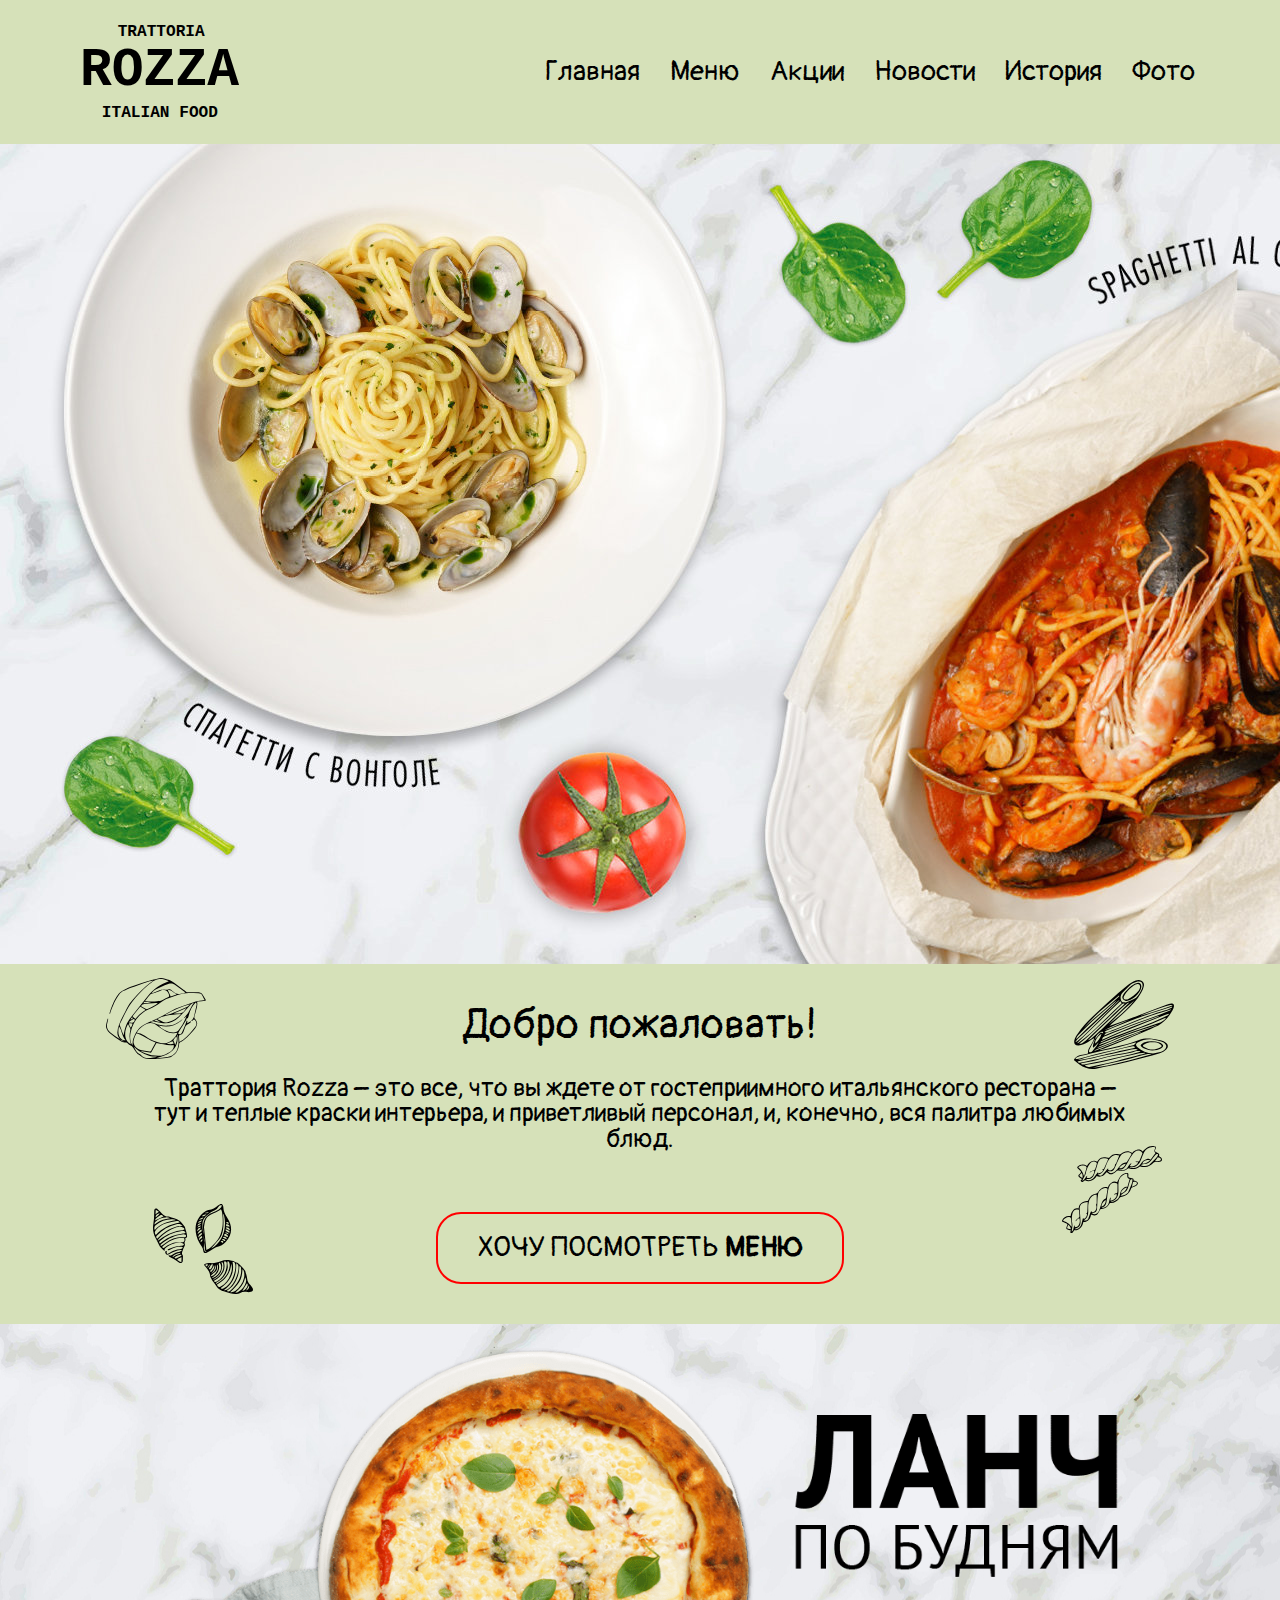
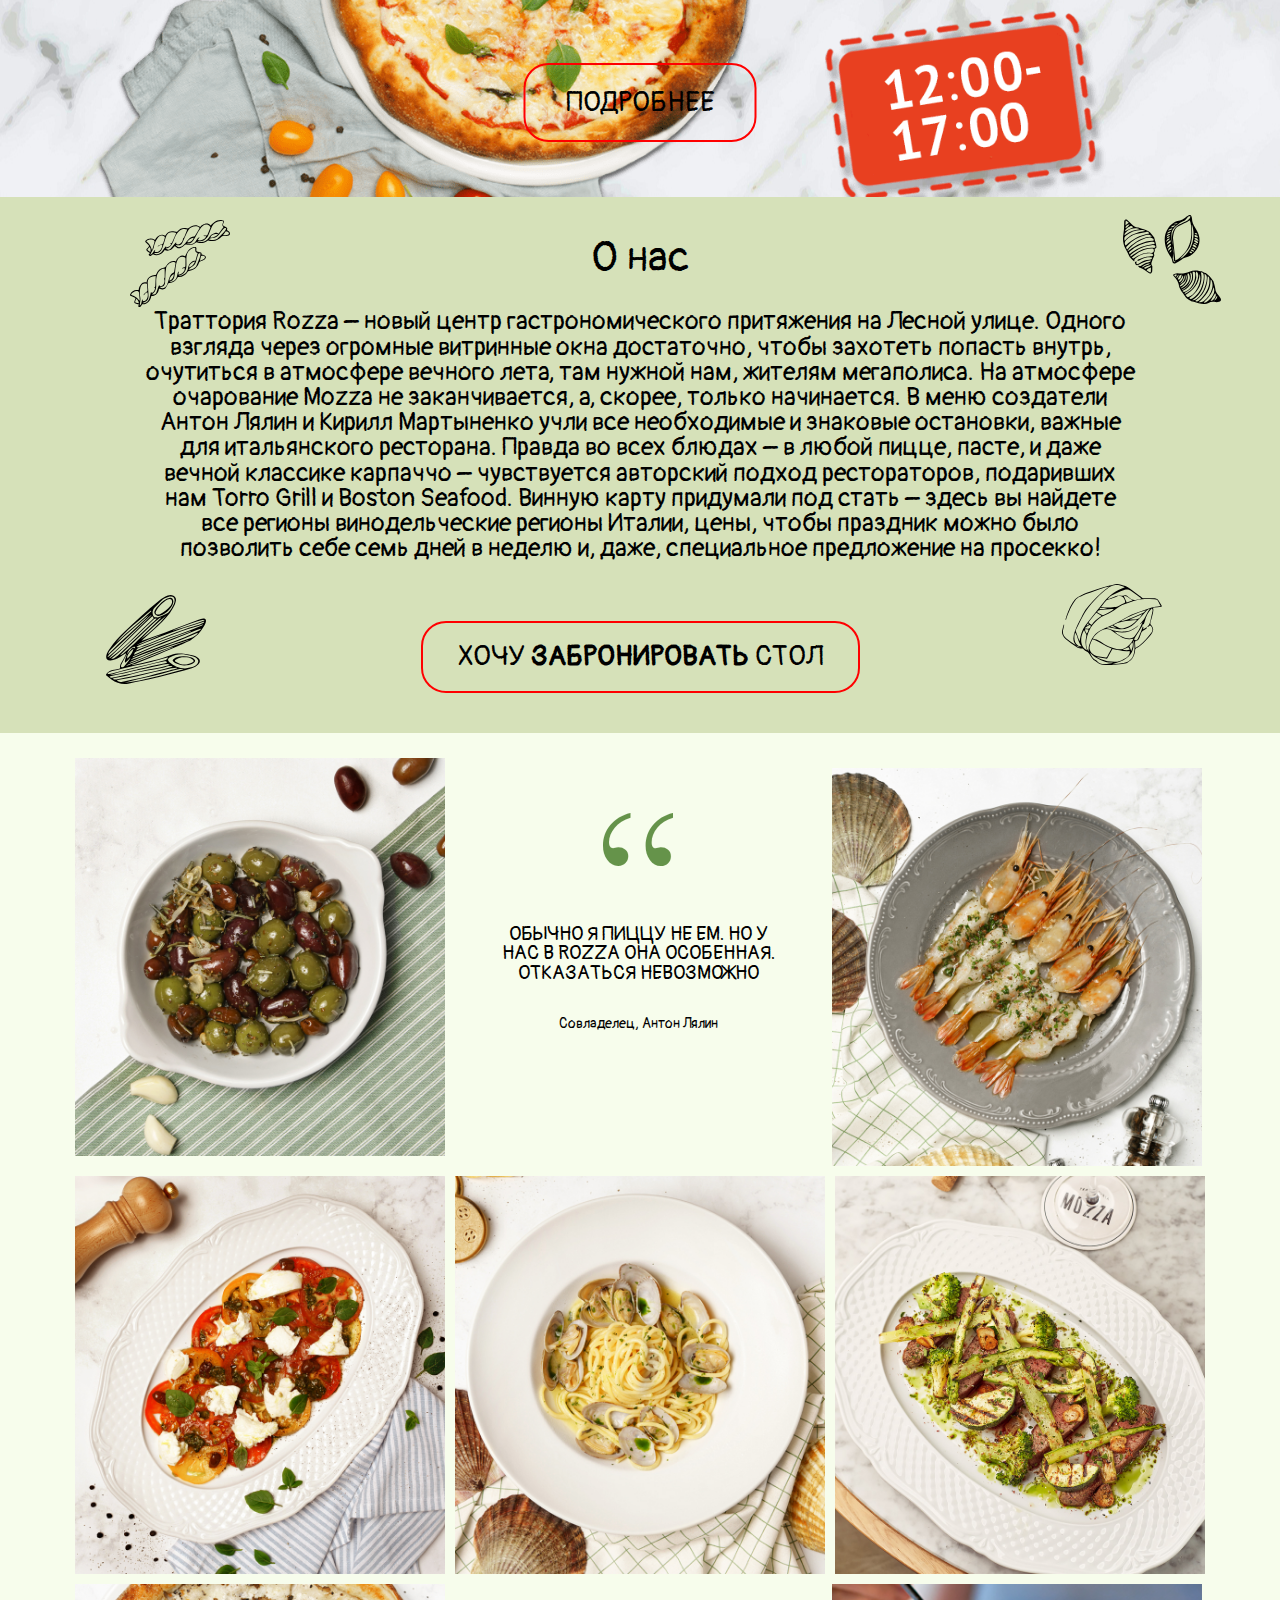
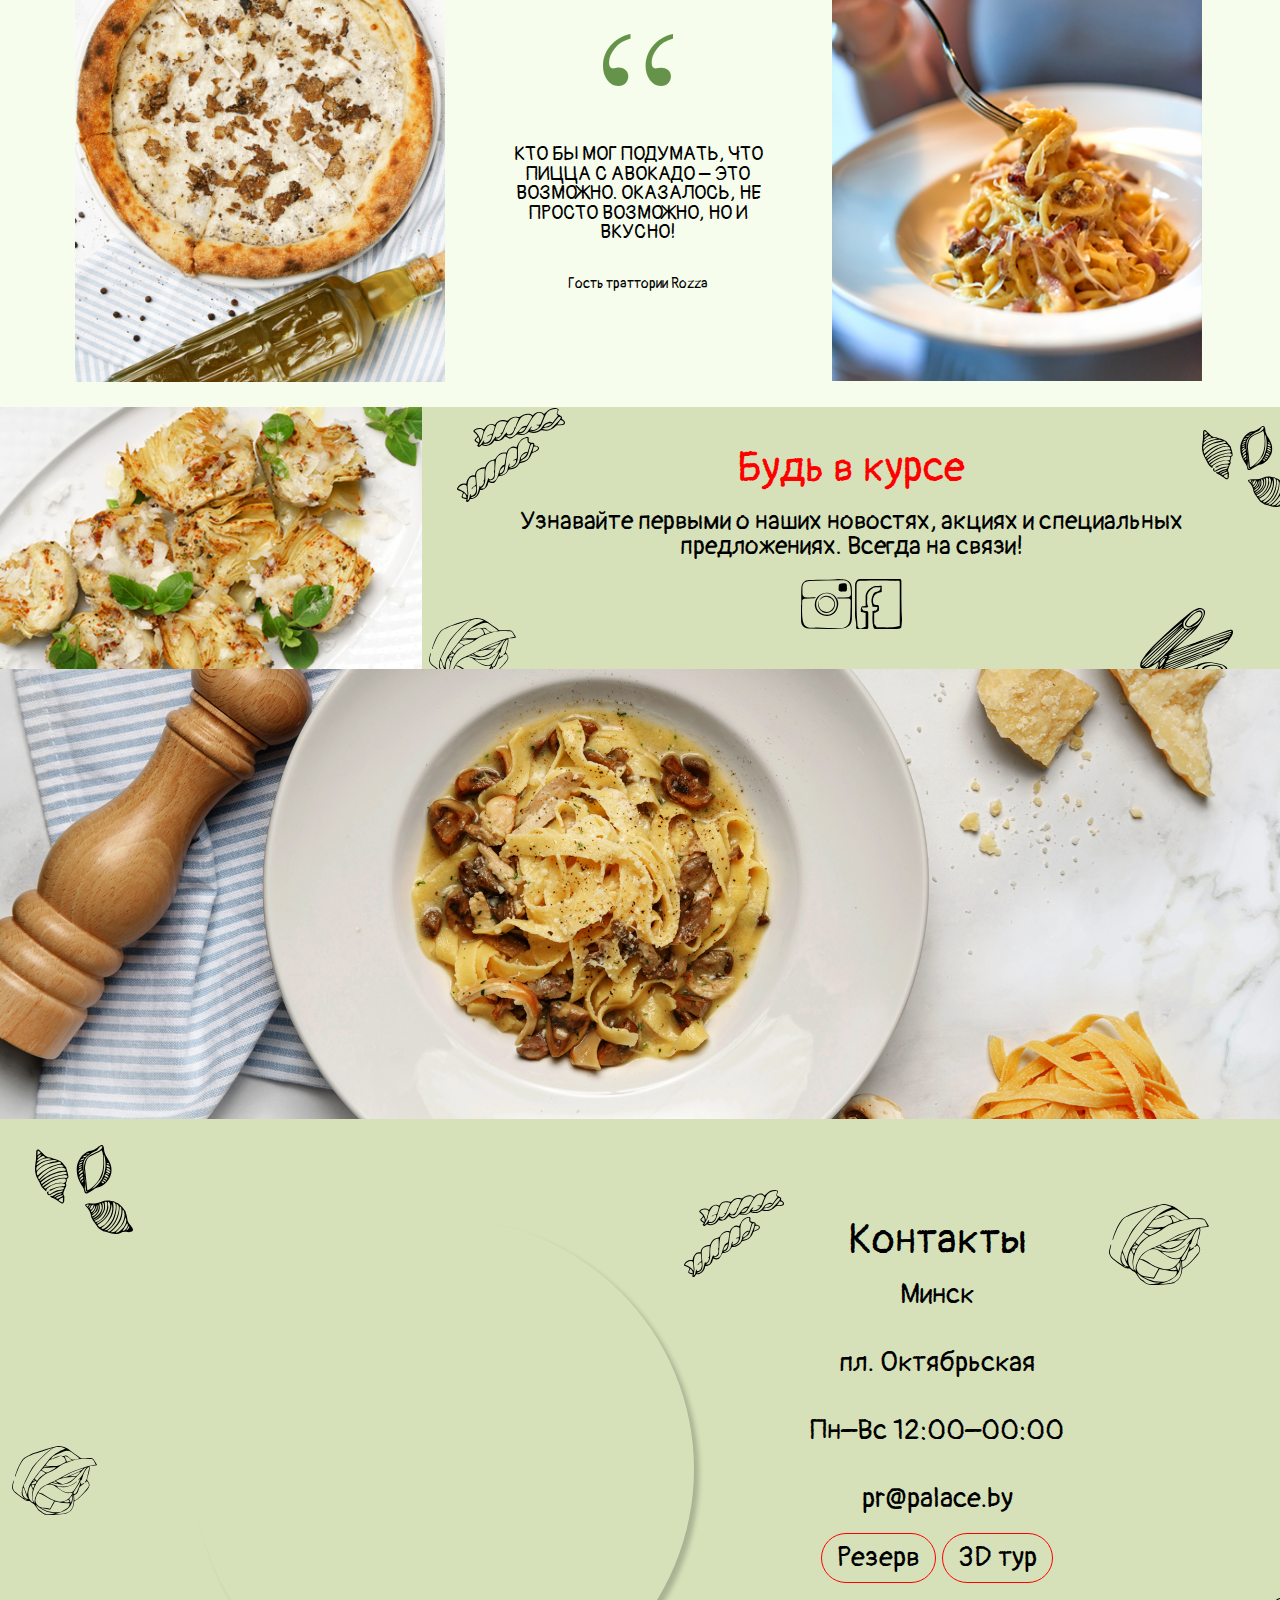
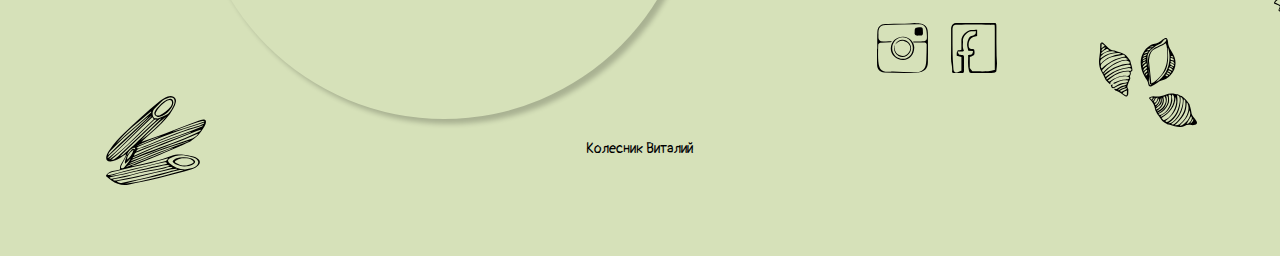
<file: index.html>
<!DOCTYPE html>
<html lang="ru">
<head>
	<meta charset="UTF-8">
	<meta name="viewport" content="width=device-width, height=device-height, target-densitydpi=device-dpi, initial-scale=1">
	<link rel="stylesheet" href="css/reset.css">
	<link rel="stylesheet" href="css/style.css">
<link rel="preconnect" href="https://fonts.googleapis.com">
<link rel="preconnect" href="https://fonts.gstatic.com" crossorigin>
<link href="https://fonts.googleapis.com/css2?family=Fugaz+One&family=Monoton&family=Pangolin&family=Roboto&display=swap" rel="stylesheet">
<title>Rozza | Итальянский ресторан в центре Беларуси</title>
</head>
<body>
	<div class="wrapper">
		<header class="header">
			<div class="container">
				<div class="header_body">
					<a href="#" class="header_logo"><img src="image/Header/logo.svg" alt=""></a>
					<div class="header_burger">
						<span></span>
					</div>
					<nav class="header_menu">
						<ul class="header_list">
							<li><a href="" class="header_link">Главная</a></li>
							<li><a href="" class="header_link">Меню</a></li>
							<li><a href="" class="header_link">Акции</a></li>
							<li><a href="" class="header_link">Новости</a></li>
							<li><a href="" class="header_link">История</a></li>
							<li><a href="" class="header_link">Фото</a></li>
						</ul>
					</nav>
				</div>
			</div>
		</header>
		<div class="content">
			<div class="slider">
				<div class="slider_container">
					<div class="slider_content">
						<div class="slider_image"></div>
					</div>
				</div>
			</div>
			<div class="hello">
				<div class="hello_container">
					<div class="hello_cotnent">
						<div class="hello_cotnent_tittle tittle">Добро пожаловать!</div>
						<div class="hello_cotnent_text text">Траттория Rozza – это все, что вы ждете от гостеприимного итальянского ресторана – тут и теплые краски интерьера, и приветливый персонал, и, конечно, вся палитра любимых блюд.</div>
						<div class="hello_cotnent_button button"><a href="">ХОЧУ ПОСМОТРЕТЬ <span>МЕНЮ</span></a></div>
					</div>
				</div>
			</div>
			<div class="lanch">
				<div class="lanch_container">
					<div class="lanch_contant">
						<div class="lanch_contant_button button"><a href="">ПОДРОБНЕЕ</a></div>
					</div>
				</div>
			</div>
			<div class="about">
				<div class="about_container">
					<div class="about_cotnent">
						<div class="about_cotnent_tittle tittle">О нас</div>
						<div class="about_cotnent_text text">Траттория Rozza – новый центр гастрономического притяжения на Лесной улице. Одного взгляда через огромные витринные окна достаточно, чтобы захотеть попасть внутрь, очутиться в атмосфере вечного лета, там нужной нам, жителям мегаполиса. На атмосфере очарование Mozza не заканчивается, а, скорее, только начинается. В меню создатели Антон Лялин и Кирилл Мартыненко учли все необходимые и знаковые остановки, важные для итальянского ресторана. Правда во всех блюдах – в любой пицце, пасте, и даже вечной классике карпаччо – чувствуется авторский подход рестораторов, подаривших нам Torro Grill и Boston Seafood. Винную карту придумали под стать – здесь вы найдете все регионы винодельческие регионы Италии, цены, чтобы праздник можно было позволить себе семь дней в неделю и, даже, специальное предложение на просекко!</div>
						<div class="about_cotnent_button button"><a href="">ХОЧУ <span>ЗАБРОНИРОВАТЬ</span> СТОЛ</a></div>
					</div>
				</div>
			</div>
			<div class="gallery">
				<div class="gallery_container container">
					<div class="gallery_content">
						<div class="gallery_content_elem"><img src="image/content_maim/content_image_1.jpg" alt=""></div>
						<div class="gallery_content_elem_wrapper">
							<div class="gallery_content_elem gallery_content_elem__text">
								<div class="gallery_content_elem_icon"><img src="image/content_maim/coment.svg" alt=""></div>
								<div class="gallery_content_elem_comment">ОБЫЧНО Я ПИЦЦУ НЕ ЕМ. НО У НАС В ROZZA ОНА ОСОБЕННАЯ. ОТКАЗАТЬСЯ НЕВОЗМОЖНО</div>
								<div class="gallery_content_elem_author">Совладелец, Антон Лялин</div>
							</div>
						</div>
						<div class="gallery_content_elem"><img src="image/content_maim/content_image_2.jpg" alt=""></div>
						<div class="gallery_content_elem"><img src="image/content_maim/content_image_3.jpg" alt=""></div>
						<div class="gallery_content_elem"><img src="image/content_maim/content_image_4.jpg" alt=""></div>
						<div class="gallery_content_elem"><img src="image/content_maim/content_image_5.jpg" alt=""></div>
						<div class="gallery_content_elem"><img src="image/content_maim/content_image_6.jpg" alt=""></div>
						<div class="gallery_content_elem_wrapper">
							<div class="gallery_content_elem gallery_content_elem__text">
								<div class="gallery_content_elem_icon"><img src="image/content_maim/coment.svg" alt=""></div>
								<div class="gallery_content_elem_comment">КТО БЫ МОГ ПОДУМАТЬ, ЧТО ПИЦЦА С АВОКАДО – ЭТО ВОЗМОЖНО. ОКАЗАЛОСЬ, НЕ ПРОСТО ВОЗМОЖНО, НО И ВКУСНО!</div>
								<div class="gallery_content_elem_author">Гость траттории Rozza</div>
							</div></div>
						<div class="gallery_content_elem"><img src="image/content_maim/content_image_7.jpg" alt=""></div>
						<div class="clearfix"></div>
					</div>
				</div>
			</div>
			<div class="networks">
				<div class="networks_container">
					<div class="networks_content">
						<div class="networks_content_image"></div>
						<div class="networks_content_main">
							<div class="networks_content_tittle tittle">Будь в курсе</div>
							<div class="networks_content_text text">Узнавайте первыми о наших новостях, акциях и специальных предложениях. Всегда на связи!</div>
							<div class="networks_content_icon">
								<img class="networks_content_icon1" alt="" src="image/content_maim/instagram.svg">
								<img class="networks_content_icon2" alt="" src="image/content_maim/facebook.svg">
							</div>
						</div>
					</div>
				</div>
			</div>
			<div class="subfooter">
				<div class="subfooter_container">
					<div class="subfooter_content">
						<div class="subfooter_image"></div>
					</div>
				</div>
			</div>
			<footer>
				<div class="footer">
					<div class="footer_container ">
						<div class="footer_content">
							<div class="footer_contact">
								<div class="footer_contact_tittle tittle">Контакты</div>
								<div class="footer_contact_main">
									<div class="footer_contact_list footer_contact_city">Минск</div>
									<div class="footer_contact_list footer_contact_addres">пл. Октябрьская</div>
									<div class="footer_contact_list footer_contact_time">Пн–Вс 12:00–00:00</div>
									<div class="footer_contact_list footer_contact_email">pr@palace.by</div>
									<div>
										<div class="footer_contact_button"><a href="">Резерв</a></div>
										<div class="footer_contact_button"><a href="">3D тур</a></div>
									</div>
								</div>
								<div class="footer_contact_icons">
									<img class="footer_contact_icon" alt="" src="image/content_maim/instagram.svg">
									<img class="footer_contact_icon" alt="" src="image/content_maim/facebook.svg">
								</div>
							</div>
							<div class="footer_map">
								<iframe src="https://yandex.ru/map-widget/v1/?um=constructor%3A2f7e0c9c4942766e8c792c305f05321fb13e2bde07d95a07285f3eb4ba726d58&amp;source=constructor" width="500" height="500" frameborder="0"></iframe>
							</div>
							<div class="clearfix"></div>
							<div class="footer_developer">
								<div class="developer_name">Колесник Виталий</div>
								<div class="developer_email"><a href=""></a></div>
								<div class="developer_Telegram"></div>
								<div class="developer_Instagram"></div>
							</div>
						</div>
					</div>
				</div>
			</footer>
		</div>
	</div>
</body>
</html>
</file>
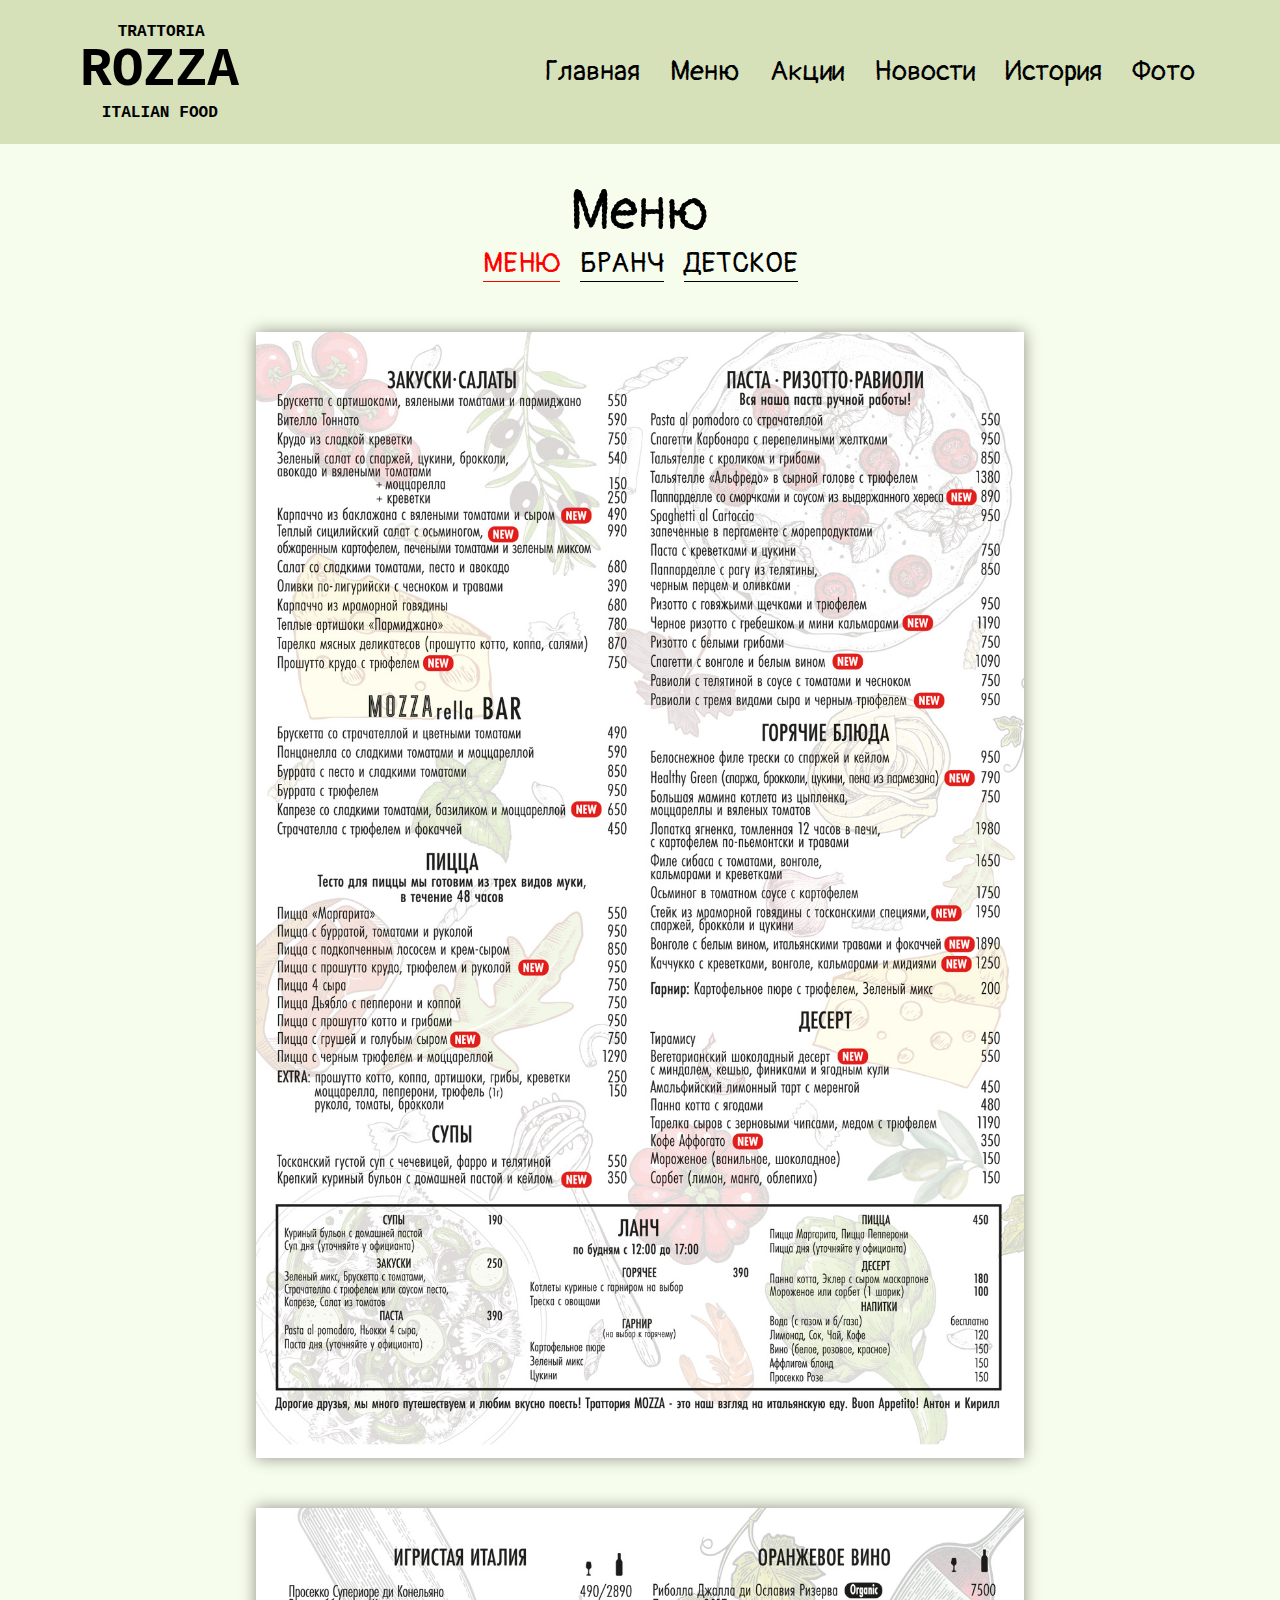
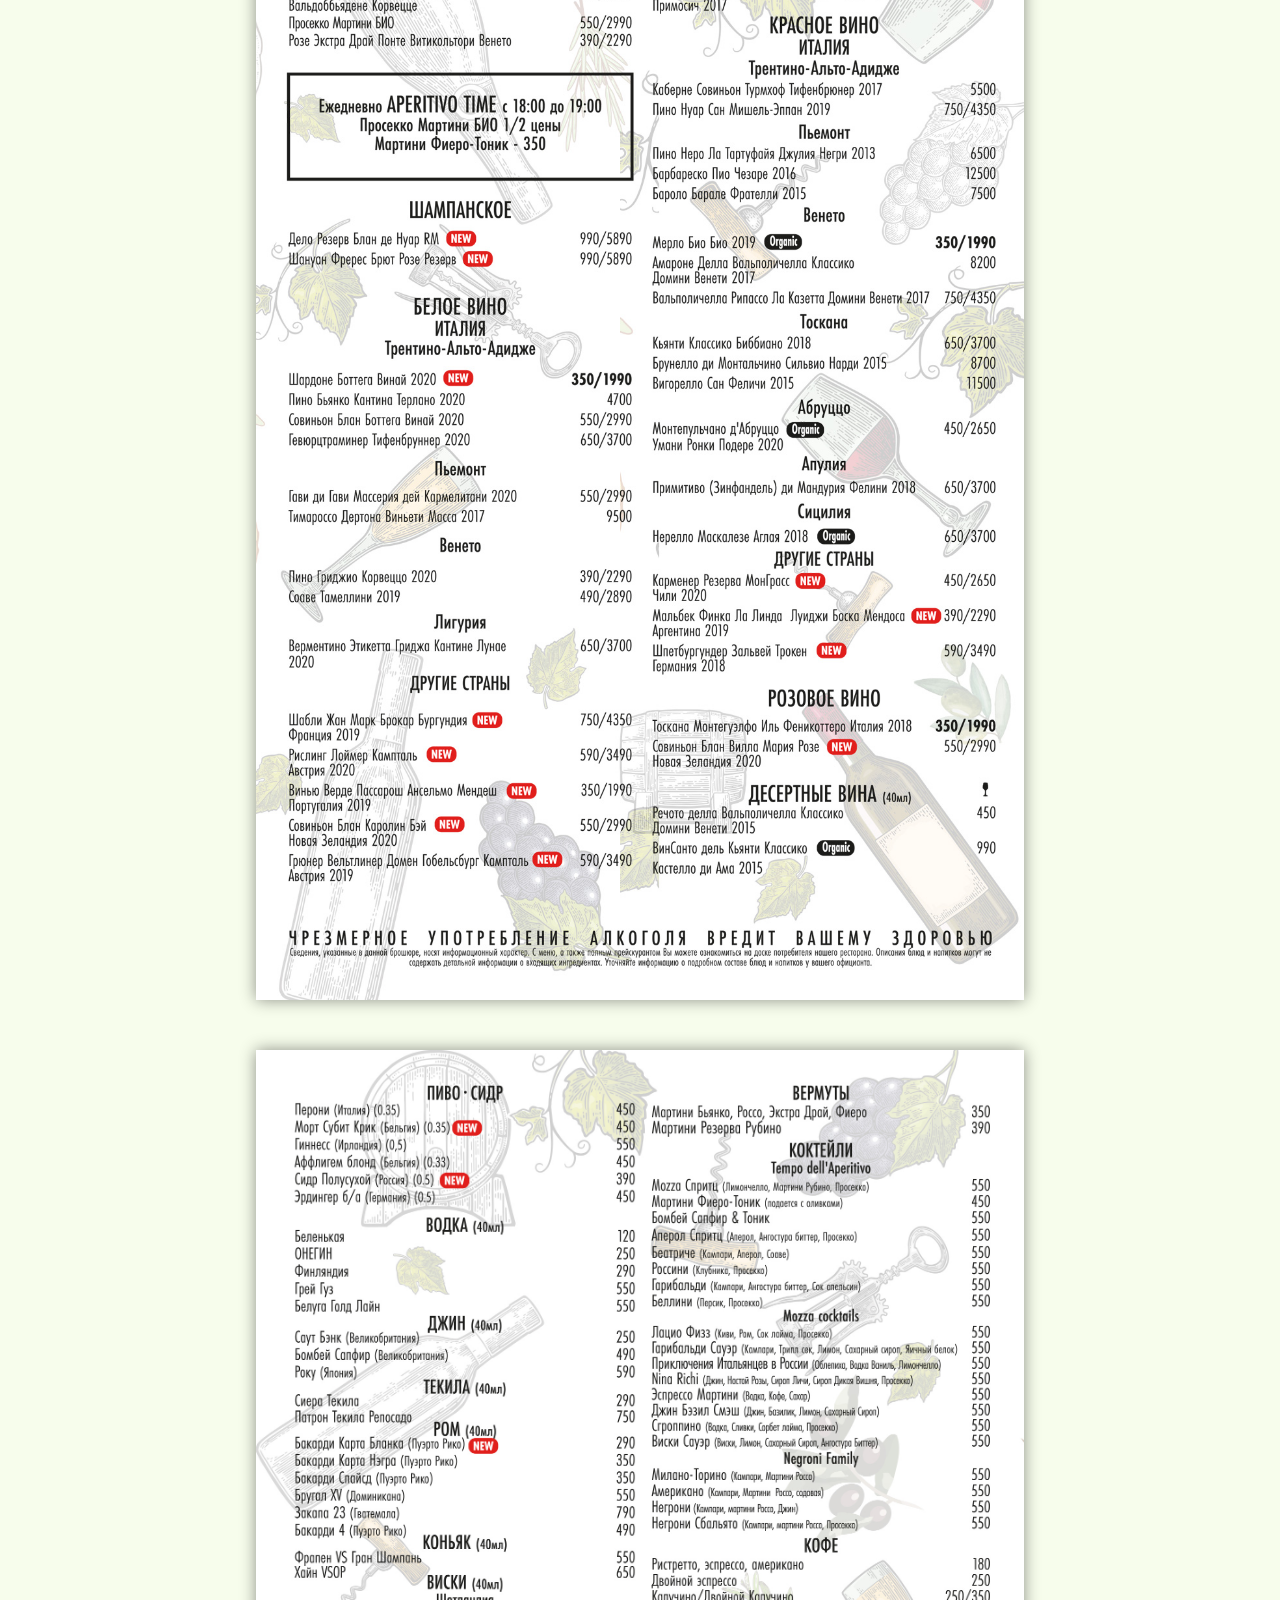
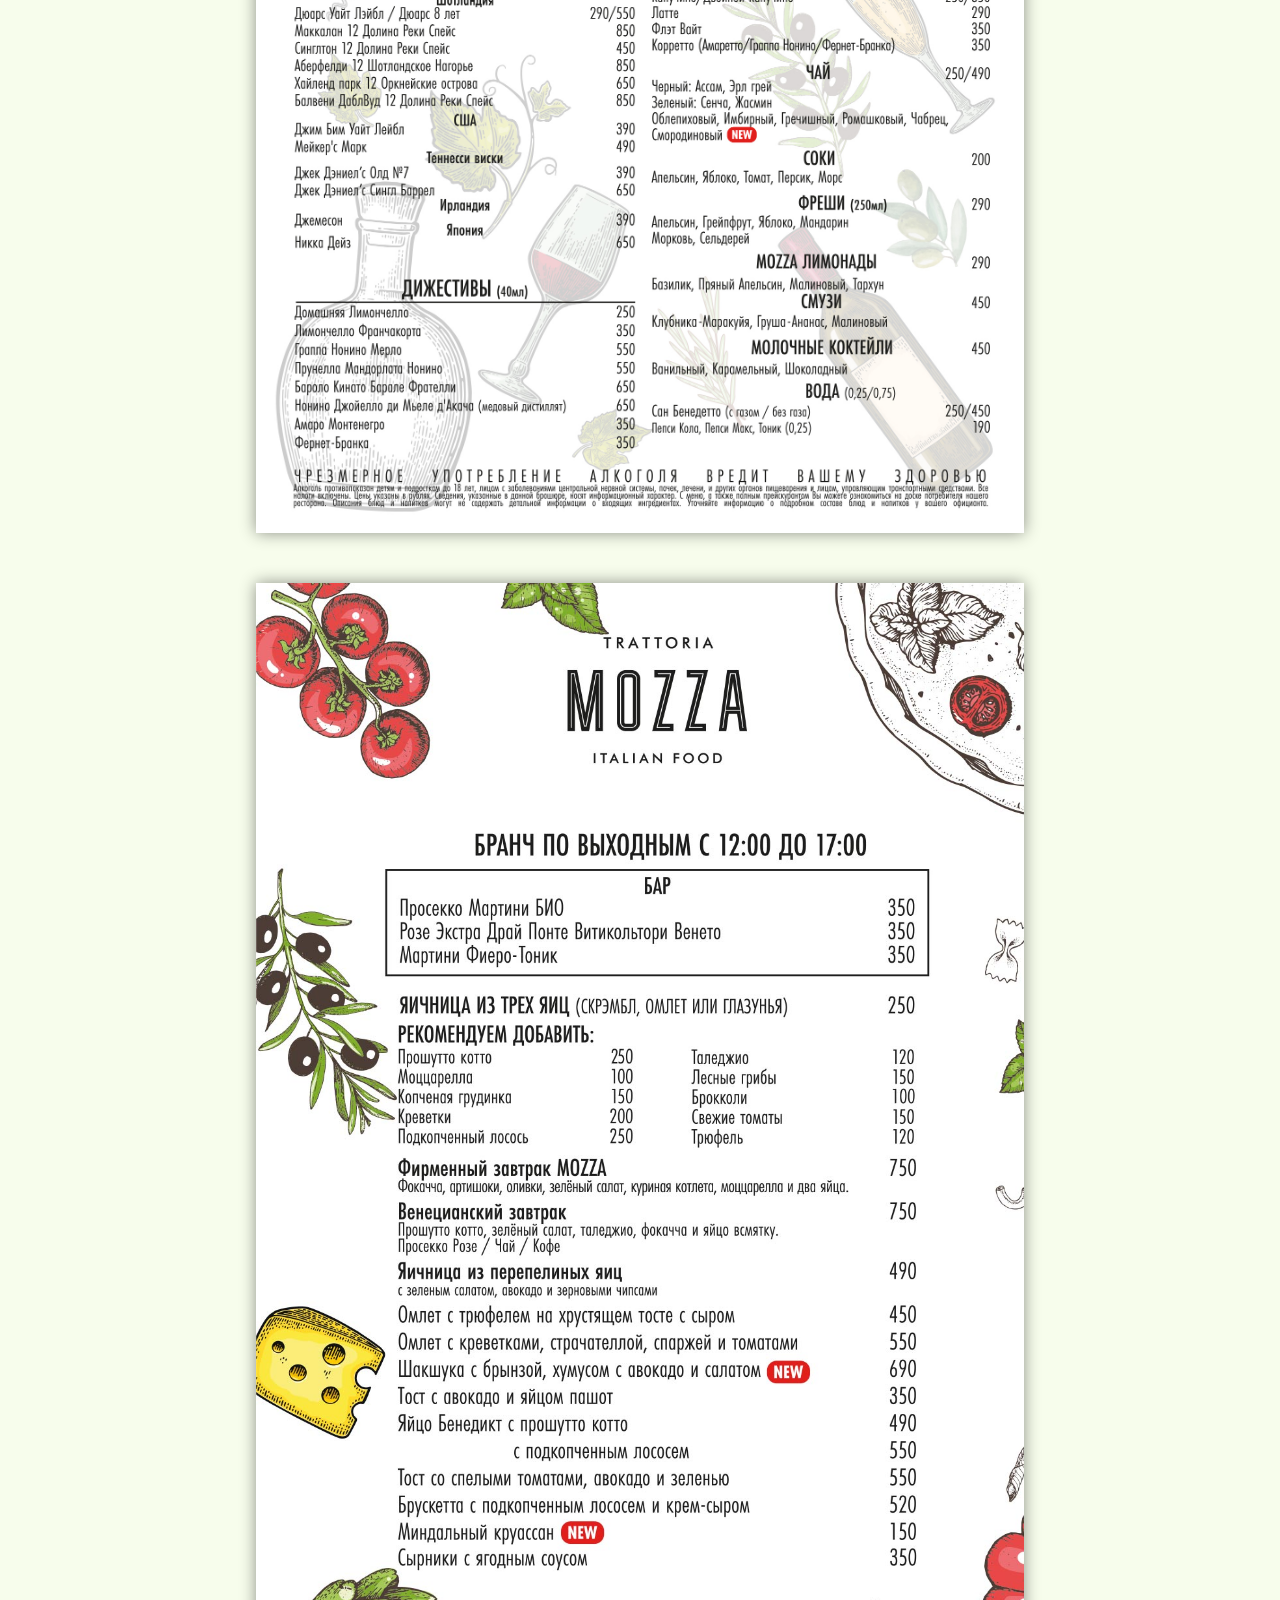
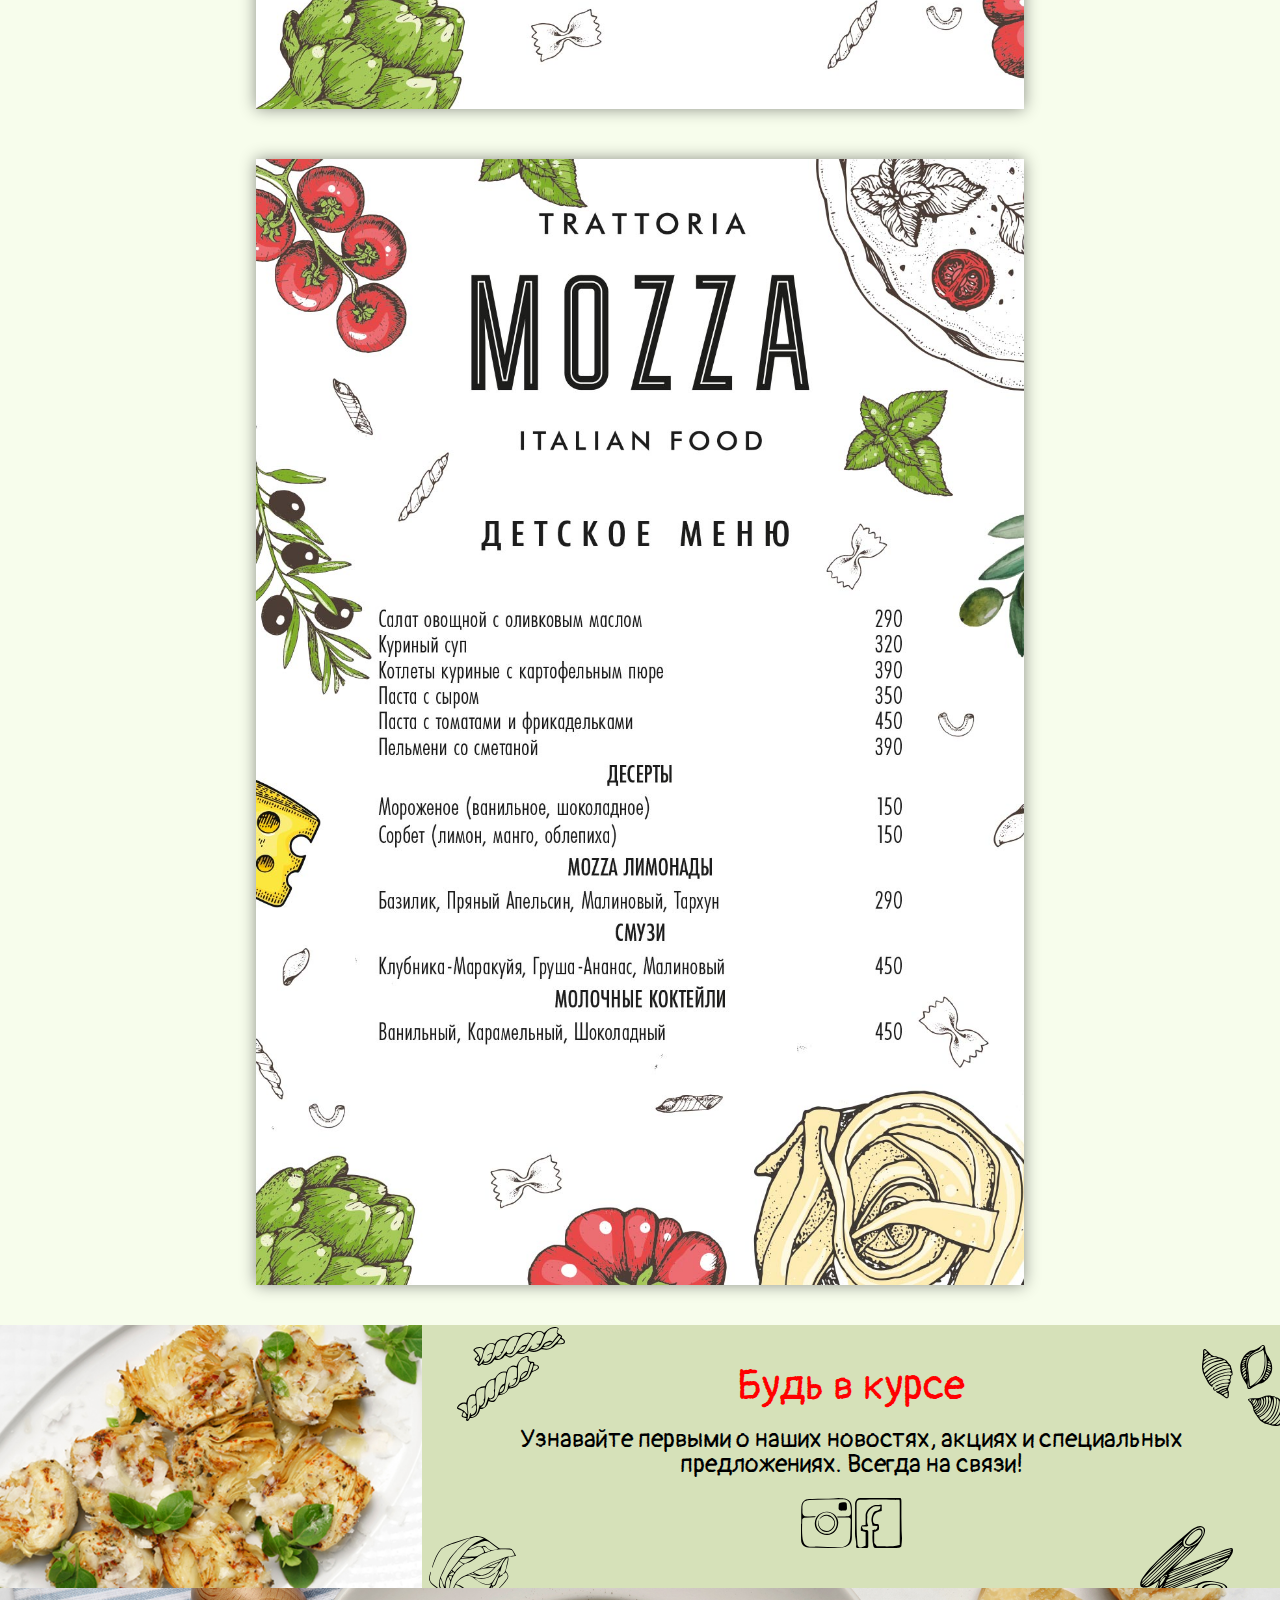
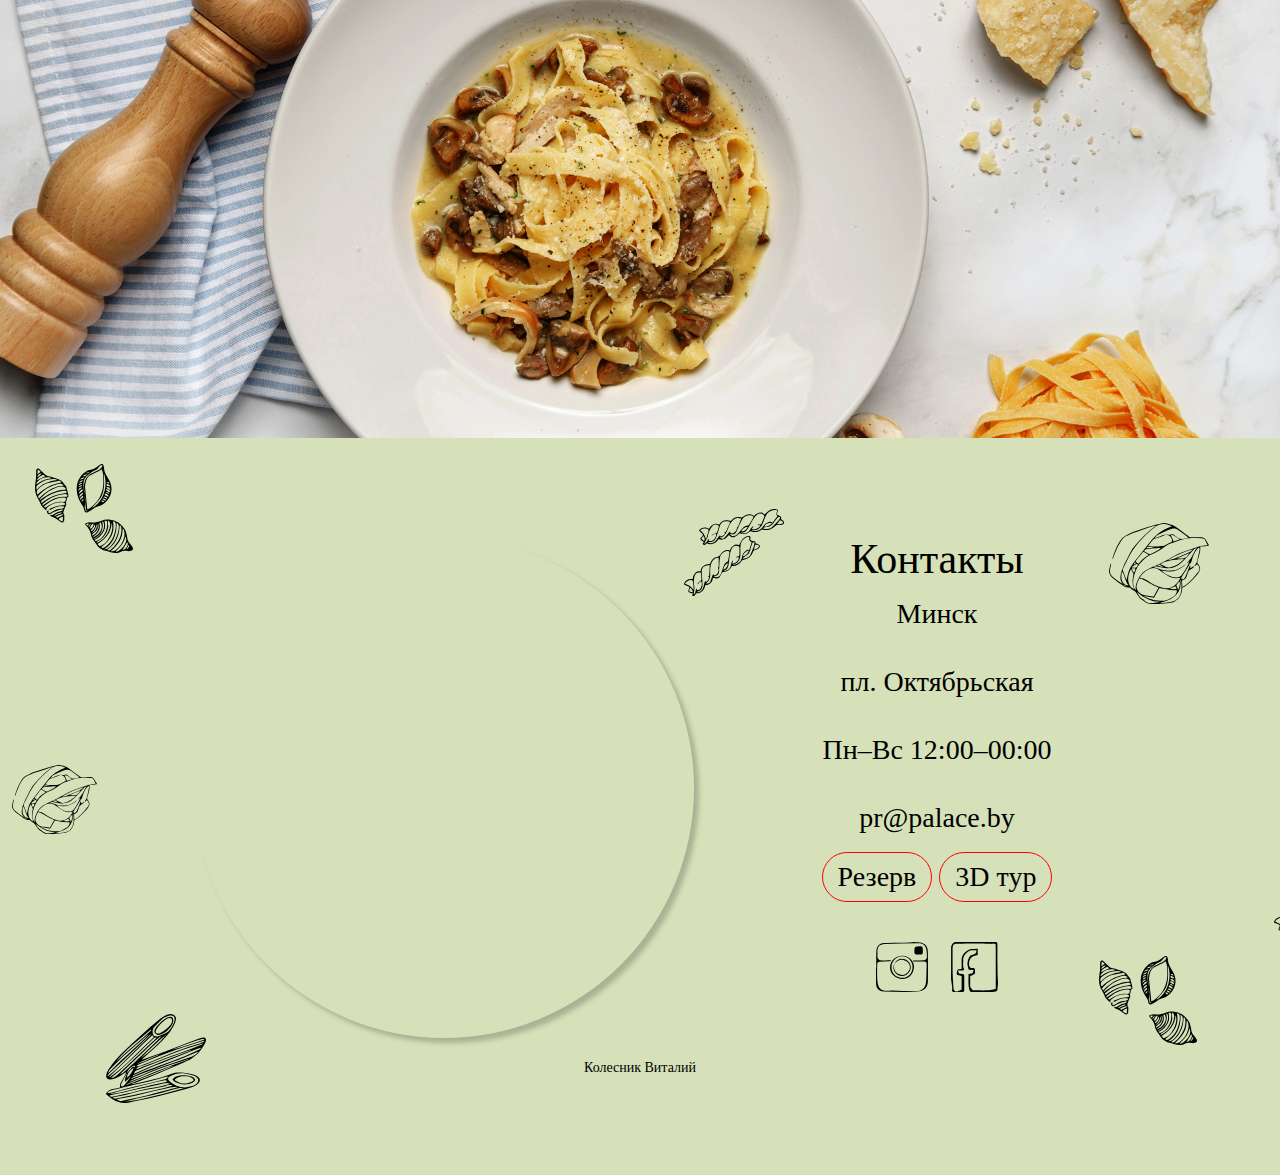
<file: menu.html>
<!DOCTYPE html>
<html lang="ru">
<head>
	<meta charset="UTF-8">
	<meta name="viewport" content="width=device-width, height=device-height, target-densitydpi=device-dpi, initial-scale=1">
	<link rel="stylesheet" href="css/reset.css">
	<link rel="stylesheet" href="css/style.css">
<link rel="preconnect" href="https://fonts.googleapis.com">
<link rel="preconnect" href="https://fonts.gstatic.com" crossorigin>
<link href="https://fonts.googleapis.com/css2?family=Fugaz+One&family=Monoton&family=Pangolin&family=Roboto&display=swap" rel="stylesheet">
<title>Rozza | Меню</title>
</head>
<body>
	<div class="wrapper">
		<header class="header">
			<div class="container">
				<div class="header_body">
					<a href="#" class="header_logo"><img src="image/Header/logo.svg" alt=""></a>
					<div class="header_burger">
						<span></span>
					</div>
					<nav class="header_menu">
						<ul class="header_list">
							<li><a href="index.html" class="header_link">Главная</a></li>
							<li><a href="menu.html" class="header_link">Меню</a></li>
							<li><a href="shares.html" class="header_link">Акции</a></li>
							<li><a href="" class="header_link">Новости</a></li>
							<li><a href="" class="header_link">История</a></li>
							<li><a href="" class="header_link">Фото</a></li>
						</ul>
					</nav>
				</div>
			</div>
		</header>
		<div class="content">
			<div class="menu">
				<div class="menu_container">
					<div class="menu_content">
						<div class="menu_content">
							<div class="menu_content_tittle ">Меню</div>
							<div class="menu_content_subtittle">
								<div class="menu_content_subtittle_link"><a class="active_link" href="#">МЕНЮ</a></div>
								<div class="menu_content_subtittle_link"><a href="#">БРАНЧ</a></div>
								<div class="menu_content_subtittle_link"><a href="#">ДЕТСКОЕ</a></div>
							</div>
							<div class="menu_content_images">
								<div class="menu_content_images_main">
									<img class="menu_content_image" src="image/content_maim/menu_main_1.jpg" alt="">
									<img class="menu_content_image" src="image/content_maim/menu_main_2.jpg" alt="">
									<img class="menu_content_image" src="image/content_maim/menu_main_3.jpg" alt="">
								</div>
								<div class="menu_content_image_branch">
									<img class="menu_content_image" src="image/content_maim/menu_branch_1.jpg" alt="">
								</div>
								<div class="menu_content_image_chaild">
									<img class="menu_content_image" src="image/content_maim/menu_chaild_1.jpg" alt="">
								</div>
							</div>
						</div>
					</div>
				</div>
			</div>
			<div class="slider">
				<div class="slide_container">
					<div class="slider_content">
						
					</div>
				</div>
			</div>
			<div class="networks">
				<div class="networks_container">
					<div class="networks_content">
						<div class="networks_content_image"></div>
						<div class="networks_content_main">
							<div class="networks_content_tittle tittle">Будь в курсе</div>
							<div class="networks_content_text text">Узнавайте первыми о наших новостях, акциях и специальных предложениях. Всегда на связи!</div>
							<div class="networks_content_icon">
								<img class="networks_content_icon1" alt="" src="image/content_maim/instagram.svg">
								<img class="networks_content_icon2" alt="" src="image/content_maim/facebook.svg">
							</div>
						</div>
					</div>
				</div>
			</div>
			<div class="subfooter">
				<div class="subfooter_container">
					<div class="subfooter_content">
						<div class="subfooter_image"></div>
					</div>
				</div>
			</div>
		</div>

		<footer>
			<div class="footer">
				<div class="footer_container ">
					<div class="footer_content">
						<div class="footer_contact">
							<div class="footer_contact_tittle tittle">Контакты</div>
							<div class="footer_contact_main">
								<div class="footer_contact_list footer_contact_city">Минск</div>
								<div class="footer_contact_list footer_contact_addres">пл. Октябрьская</div>
								<div class="footer_contact_list footer_contact_time">Пн–Вс 12:00–00:00</div>
								<div class="footer_contact_list footer_contact_email">pr@palace.by</div>
								<div>
									<div class="footer_contact_button"><a href="">Резерв</a></div>
									<div class="footer_contact_button"><a href="">3D тур</a></div>
								</div>
							</div>
							<div class="footer_contact_icons">
								<img class="footer_contact_icon" alt="" src="image/content_maim/instagram.svg">
								<img class="footer_contact_icon" alt="" src="image/content_maim/facebook.svg">
							</div>
						</div>
						<div class="footer_map">
							<iframe src="https://yandex.ru/map-widget/v1/?um=constructor%3A2f7e0c9c4942766e8c792c305f05321fb13e2bde07d95a07285f3eb4ba726d58&amp;source=constructor" width="500" height="500" frameborder="0"></iframe>
						</div>
						<div class="clearfix"></div>
						<div class="footer_developer">
							<div class="developer_name">Колесник Виталий</div>
							<div class="developer_email"><a href=""></a></div>
							<div class="developer_Telegram"></div>
							<div class="developer_Instagram"></div>
						</div>
					</div>
				</div>
			</div>
		</footer>
		</div>
	</div>
</body>
</html>
</file>
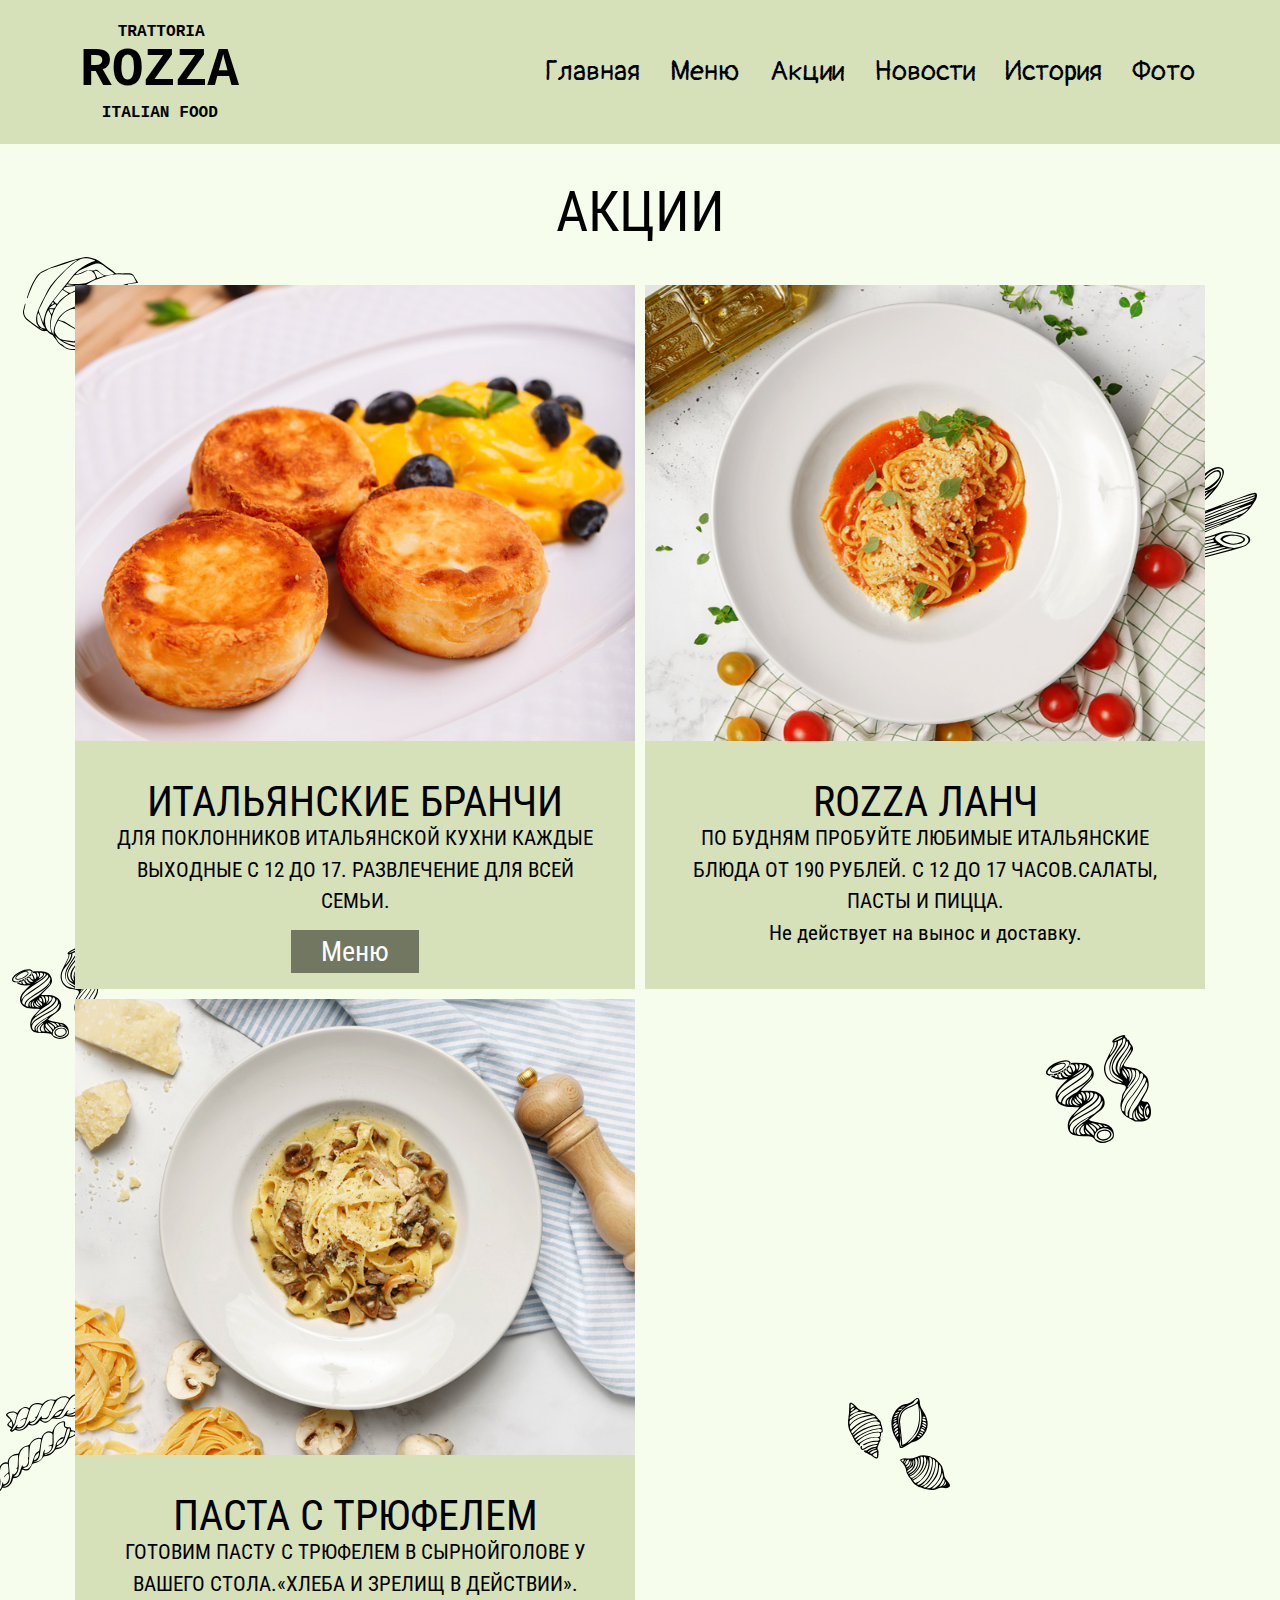
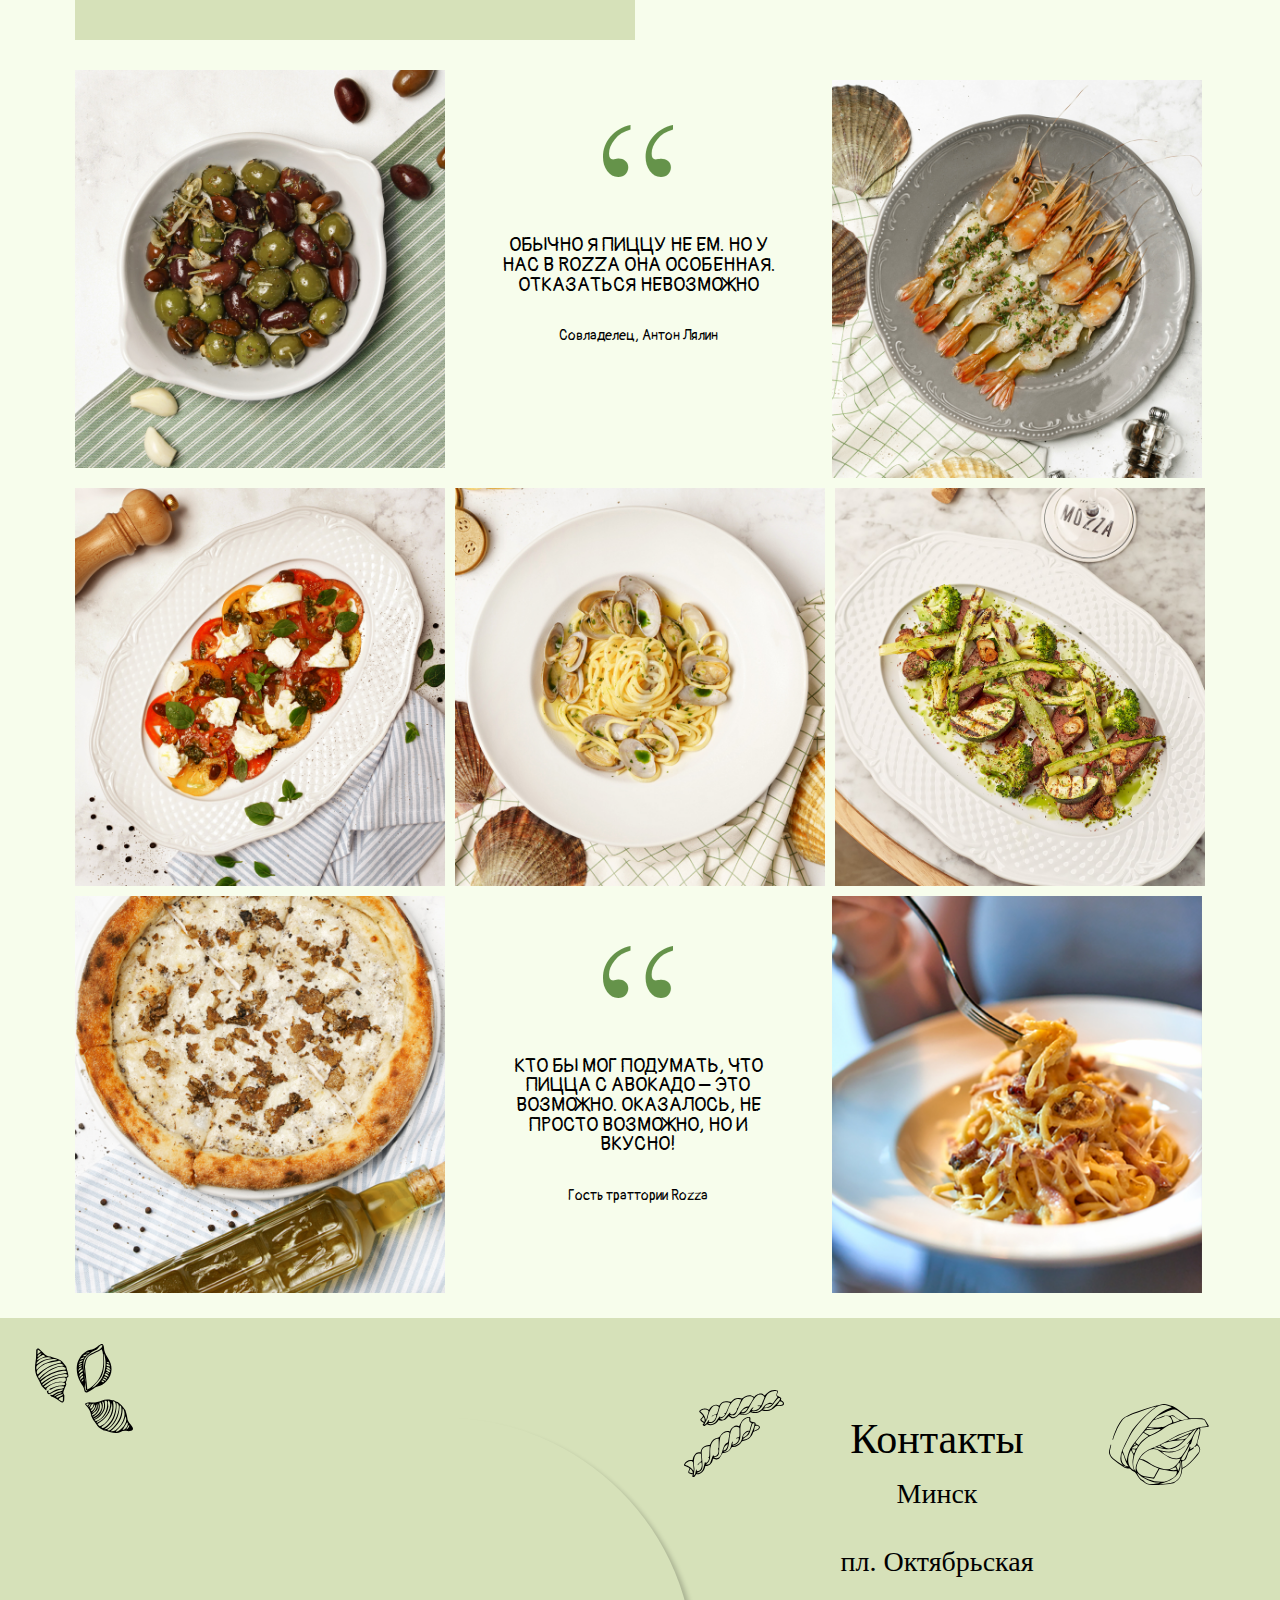
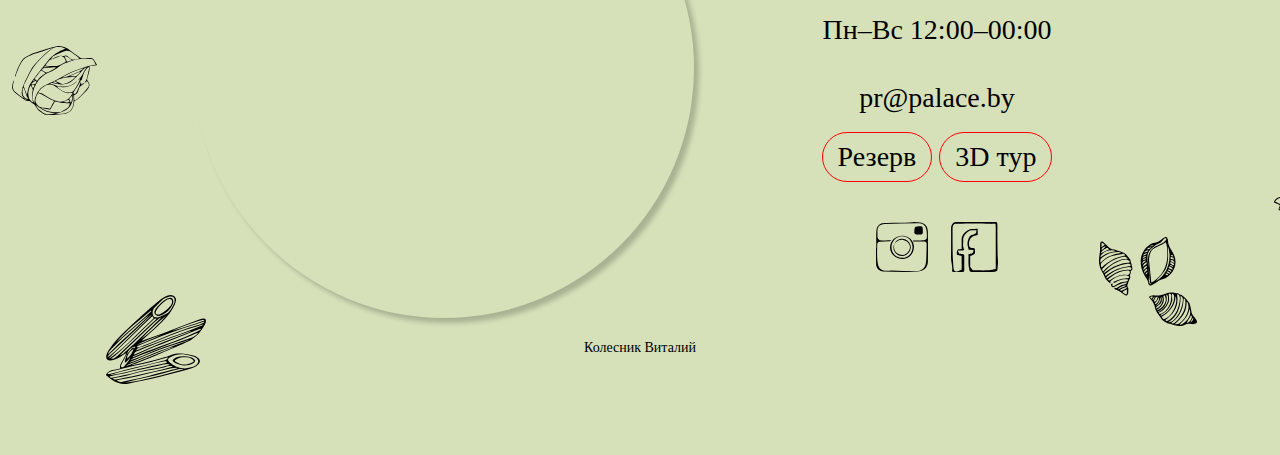
<file: shares.html>
<!DOCTYPE html>
<html lang="ru">
<head>
	<meta charset="UTF-8">
	<meta name="viewport" content="width=device-width, height=device-height, target-densitydpi=device-dpi, initial-scale=1">
	<link rel="stylesheet" href="css/reset.css">
	<link rel="stylesheet" href="css/style.css">
<link rel="preconnect" href="https://fonts.googleapis.com">
<link rel="preconnect" href="https://fonts.gstatic.com" crossorigin>
<link href="https://fonts.googleapis.com/css2?family=Fugaz+One&family=Monoton&family=Pangolin&family=Roboto+Condensed&display=swap" rel="stylesheet">
<title>Rozza | Акции</title>
</head>
<body>
	<div class="wrapper">
		<header class="header">
			<div class="container">
				<div class="header_body">
					<a href="#" class="header_logo"><img src="image/Header/logo.svg" alt=""></a>
					<div class="header_burger">
						<span></span>
					</div>
					<nav class="header_menu">
						<ul class="header_list">
							<li><a href="index.html" class="header_link">Главная</a></li>
							<li><a href="menu.html" class="header_link">Меню</a></li>
							<li><a href="" class="header_link">Акции</a></li>
							<li><a href="" class="header_link">Новости</a></li>
							<li><a href="" class="header_link">История</a></li>
							<li><a href="" class="header_link">Фото</a></li>
						</ul>
					</nav>
				</div>
			</div>
		</header>
		<div class="content">
			<div class="shares">
				<div class="shares_container container">
					<div class="shares_content">
						<div class="shares_tittle">АКЦИИ</div>
						<div class="shares_body">
							<div class="shares__body_wrapper">
								<img src="image/shares/Rozza_brunch PC.jpg" alt="">
								<div class="shares_text">
									<h1>ИТАЛЬЯНСКИЕ БРАНЧИ</h1>
									<p>ДЛЯ ПОКЛОННИКОВ ИТАЛЬЯНСКОЙ КУХНИ КАЖДЫЕ ВЫХОДНЫЕ С 12 ДО 17. РАЗВЛЕЧЕНИЕ ДЛЯ ВСЕЙ СЕМЬИ.</p>
									<a href="menu.html">Меню</a>
								</div>
							</div>
							<div class="shares__body_wrapper">
								<img src="image/shares/Roza_lunch_time.jpg" alt="">
								<div class="shares_text"><h1>ROZZA ЛАНЧ</h1>
								<p>ПО БУДНЯМ ПРОБУЙТЕ ЛЮБИМЫЕ ИТАЛЬЯНСКИЕ БЛЮДА ОТ 190 РУБЛЕЙ. С 12 ДО 17 ЧАСОВ.САЛАТЫ, ПАСТЫ И ПИЦЦА.</p>
								<p>Не действует на вынос и доставку.</p>
							</div>
							</div>
							<div class="shares__body_wrapper">
								<img src="image/shares/Rozza_inst.jpg" alt="">
								<div class="shares_text"><h1>ПАСТА С ТРЮФЕЛЕМ</h1>
								<p>ГОТОВИМ ПАСТУ С ТРЮФЕЛЕМ В СЫРНОЙГОЛОВЕ У ВАШЕГО СТОЛА.«ХЛЕБА И ЗРЕЛИЩ В ДЕЙСТВИИ».</p>
								</div>
							</div>
						</div>
					</div>
				</div>
			</div>
			<div class="gallery">
				<div class="gallery_container container">
					<div class="gallery_content">
						<div class="gallery_content_elem"><img src="image/content_maim/content_image_1.jpg" alt=""></div>
						<div class="gallery_content_elem_wrapper">
							<div class="gallery_content_elem gallery_content_elem__text">
								<div class="gallery_content_elem_icon"><img src="image/content_maim/coment.svg" alt=""></div>
								<div class="gallery_content_elem_comment">ОБЫЧНО Я ПИЦЦУ НЕ ЕМ. НО У НАС В ROZZA ОНА ОСОБЕННАЯ. ОТКАЗАТЬСЯ НЕВОЗМОЖНО</div>
								<div class="gallery_content_elem_author">Совладелец, Антон Лялин</div>
							</div>
						</div>
						<div class="gallery_content_elem"><img src="image/content_maim/content_image_2.jpg" alt=""></div>
						<div class="gallery_content_elem"><img src="image/content_maim/content_image_3.jpg" alt=""></div>
						<div class="gallery_content_elem"><img src="image/content_maim/content_image_4.jpg" alt=""></div>
						<div class="gallery_content_elem"><img src="image/content_maim/content_image_5.jpg" alt=""></div>
						<div class="gallery_content_elem"><img src="image/content_maim/content_image_6.jpg" alt=""></div>
						<div class="gallery_content_elem_wrapper">
							<div class="gallery_content_elem gallery_content_elem__text">
								<div class="gallery_content_elem_icon"><img src="image/content_maim/coment.svg" alt=""></div>
								<div class="gallery_content_elem_comment">КТО БЫ МОГ ПОДУМАТЬ, ЧТО ПИЦЦА С АВОКАДО – ЭТО ВОЗМОЖНО. ОКАЗАЛОСЬ, НЕ ПРОСТО ВОЗМОЖНО, НО И ВКУСНО!</div>
								<div class="gallery_content_elem_author">Гость траттории Rozza</div>
							</div></div>
						<div class="gallery_content_elem"><img src="image/content_maim/content_image_7.jpg" alt=""></div>
						<div class="clearfix"></div>
					</div>
				</div>
			</div>
		</div>
		<footer>
			<div class="footer">
				<div class="footer_container ">
					<div class="footer_content">
						<div class="footer_contact">
							<div class="footer_contact_tittle tittle">Контакты</div>
							<div class="footer_contact_main">
								<div class="footer_contact_list footer_contact_city">Минск</div>
								<div class="footer_contact_list footer_contact_addres">пл. Октябрьская</div>
								<div class="footer_contact_list footer_contact_time">Пн–Вс 12:00–00:00</div>
								<div class="footer_contact_list footer_contact_email">pr@palace.by</div>
								<div>
									<div class="footer_contact_button"><a href="">Резерв</a></div>
									<div class="footer_contact_button"><a href="">3D тур</a></div>
								</div>
							</div>
							<div class="footer_contact_icons">
								<img class="footer_contact_icon" alt="" src="image/content_maim/instagram.svg">
								<img class="footer_contact_icon" alt="" src="image/content_maim/facebook.svg">
							</div>
						</div>
						<div class="footer_map">
							<iframe src="https://yandex.ru/map-widget/v1/?um=constructor%3A2f7e0c9c4942766e8c792c305f05321fb13e2bde07d95a07285f3eb4ba726d58&amp;source=constructor" width="500" height="500" frameborder="0"></iframe>
						</div>
						<div class="clearfix"></div>
						<div class="footer_developer">
							<div class="developer_name">Колесник Виталий</div>
							<div class="developer_email"><a href=""></a></div>
							<div class="developer_Telegram"></div>
							<div class="developer_Instagram"></div>
						</div>
					</div>
				</div>
			</div>
		</footer>
		</div>
	</div>
</body>
</html>
</file>
<file: css/style.css>
.clearfix:after { content: "."; visibility: hidden; display: block; height: 0; clear: both }
.wrapper {
display: flex;
min-height: 100%;
overflow: hidden;
flex-direction: column;
}
a{
color: #000;
}
a:visited{
color: #000;
}
.tittle{
font-size: 3em;
}
.text{
font-size: 1.8em;
}
.button{
font-size: 2em;
}
.button span{
font-weight: bold;
}
.header {
background: #d6e1b9;
}
.header:before{}
.container {
max-width: 1170px;
margin: 0 auto;
padding: 0 15px;
}
.header_body {
position: relative;
display: flex;
justify-content: space-between;
margin: 10px 0;
align-items: center;
}
.header_logo {
}
.header_logo img{
width: 180px;
}
.header_burger {}
.header_menu {}
.header_list li{
float: left;
}
.header_link {
font-family: 'Pangolin', cursive;
font-size: 2em;
padding: 15px;
}
.content {
font-family: 'Pangolin', cursive;
}
.slider {}
.slider_container {
width: 100%;
background: url(../image/Header/main_bg.jpg) left top no-repeat;
height: 820px;
}
.hello {
background:#d6e1b9;
min-width: 100%;
}
.hello {}
.hello_container {
background:url(../image/content_maim/hello_bg1.svg) no-repeat 13% 89% /100px,
url(../image/content_maim/hello_bg2.svg) no-repeat 90% 67% /100px,
url(../image/content_maim/hello_bg3.svg) no-repeat 9% 5% /100px,
url(../image/content_maim/hello_bg4.svg) no-repeat 91% 6% /100px;
padding: 40px;
}
.hello_cotnent {
max-width: 992px;
margin: 0 auto;
text-align: center;
font-family: 'Pangolin', cursive;
}
.hello_cotnent_tittle {}
.hello_cotnent_text {
margin: 30px 0 60px 0;
}
.hello_cotnent_button {}
.hello_cotnent_button a{
display: inline-block;
padding: 20px 40px;
border: 2px solid red;
border-radius: 25px;
}
.lanch {
position: relative;
}
.lanch_container {
width: 100%;
background: url(..//image/content_maim/lanch.png) center top -25px/90vw no-repeat,
url(..//image/content_maim/marble_bg.jpg) center top;
position: relative;
height: 37vw;
}
.lanch_contant {
}
.lanch_contant_button{
position: absolute;
bottom: 80px;
text-align: center;
left: 50%;
 transform: translateX(-50%);
}
.lanch_contant_button a{
padding: 20px 40px;
border: 2px solid red;
border-radius: 25px;
}
.about {
background:#d6e1b9;
min-width: 100%;
}
.about_container {
background:url(../image/content_maim/hello_bg4.svg) no-repeat 9% 89% /100px,
url(../image/content_maim/hello_bg3.svg) no-repeat 90% 85% /100px,
url(../image/content_maim/hello_bg2.svg) no-repeat 11% 5% /100px,
url(../image/content_maim/hello_bg1.svg) no-repeat 95% 4% /98px;
padding: 40px;
}
.about_cotnent {
max-width: 992px;
margin: 0 auto;
text-align: center;
}
.about_cotnent_tittle {}
.about_cotnent_text {
margin: 30px 0 60px 0;
}
.about_cotnent_button{}
.about_cotnent_button a {
display: inline-block;
padding: 20px 35px;
border: 2px solid red;
border-radius: 25px;
}
.gallery {
padding: 20px 0;
background: #f7fdec;
}
.gallery_container {
}
.gallery_content {}
.gallery_content_elem_wrapper{
padding: 5px;
}
.gallery_content_elem {
float: left;
width: 33.33333%;
padding: 5px;
}
.gallery_content_elem img{
width: 100%;
display: block;
}
.gallery_content_elem_icon{
}
.gallery_content_elem_icon img{
width: 70px;
padding-top: 50px;
margin: 0 auto;
}
.gallery_content_elem__text{
text-align: center;
}
.gallery_content_elem_comment {
padding: 34px;
margin-top: 25px;
font-size: 1.4em;
}
.gallery_content_elem_author {}

.networks {
background: #d6e1b9;
}
.networks_container {
background:url(../image/content_maim/hello_bg1.svg) no-repeat 101% 11% /90px,
url(../image/content_maim/hello_bg2.svg) no-repeat 39% 1% /108px,
url(../image/content_maim/hello_bg3.svg) no-repeat 36% 110% /87px,
url(../image/content_maim/hello_bg4.svg) no-repeat 96% 112% /93px;
}
.networks_content {
display: flex;
}
.networks_content_image {
background: url(../image/content_maim/networks.jpg) center center / auto 100%;
min-width: 33%;
}
.networks_content_main {
padding:40px 80px;
text-align: center;
display: flex;
flex-direction: column;
justify-content: space-around;
}
.networks_content_tittle {
color: red;
}
.networks_content_text {
margin: 20px auto;

}
.networks_content_icon {}
.networks_content_icon img{
height: 50px;
}
.networks_content_icon1 {}
.networks_content_icon2 {}
.subfooter_container {
width: 100%;
background: url(../image/content_maim/subfooter.jpg) left center/100% no-repeat;
height: 450px;
}
.footer {
background:#d6e1b9;
min-width: 100%;
}
.footer_container {
background:url(../image/content_maim/hello_bg4.svg) no-repeat 9% 89% /100px,
url(../image/content_maim/hello_bg3.svg) no-repeat 94% 13% /100px,
url(../image/content_maim/hello_bg3.svg) no-repeat 1% 49% /85px,
url(../image/content_maim/hello_bg2.svg) no-repeat 58% 11% /100px,
url(../image/content_maim/hello_bg2.svg) no-repeat 108% 63% /100px,
url(../image/content_maim/hello_bg1.svg) no-repeat 3% 4% /98px,
url(../image/content_maim/hello_bg1.svg) no-repeat 93% 80% /98px;
}
.footer_content {
padding: 100px;
}
.footer_map {
text-align: right;
float: left;
width: 55%;
}
.footer_contact {
width: 45%;
float: right;
text-align: center;
}

.footer_contact_main {
font-size: 2em;
}
.footer_contact_list{
padding: 20px 0;
}
.footer_contact_city {}
.footer_contact_addres {}
.footer_contact_time {}
.footer_contact_email {}
iframe{
border-radius: 100%;
box-shadow: 5px 5px 5px 0 #00000036;
}
.footer_contact_icons{
margin: 40px 0;
}
.footer_contact_icon{
margin: 0 10px;
}
.footer_contact_icons img{
height: 50px;
}
.footer_contact_button{
display: inline-block;
}
.footer_contact_button a{
display: inline-block;
padding: 10px 15px;
border: 1px solid red;
border-radius: 25px;
}

.footer_developer {
padding-top: 20px;
text-align: center;
}
.developer_name {}
.developer_email {}
.developer_Telegram {}
.developer_Instagram {}

.menu{
padding: 40px 0;
background:#f7fdec;
}
.menu_content {
text-align: center;
}
.menu_content_image{
width: 60vw;
margin-top: 50px;
box-shadow: 0 0 15px 0 #0000006e;
}

.menu_container {}
.menu_content_tittle {
	font-size: 4em;
	margin-bottom: 10px;
}

.menu_content_subtittle {
display: flex;
justify-content: center;
}
.menu_content_subtittle_link {
	border-bottom: 1px solid #000;
	padding-bottom: 3px;
	margin: 0 10px;
	font-size: 2em;
}
.active_link{
	color: red;
	border-bottom: 1px solid red;
}
.menu_content_images {}
.menu_content_images_main {}
.menu_content_image_branch {}
.menu_content_image_chaild {}

.shares {
font-family: 'Roboto Condensed', sans-serif;
background:url(../image/content_maim/hello_bg4.svg) no-repeat 98% 23% /110px,
url(../image/content_maim/hello_bg3.svg) no-repeat 2% 8% /115px,
url(../image/content_maim/hello_bg5.svg) no-repeat 89% 64% /105px,
url(../image/content_maim/hello_bg2.svg) no-repeat -1% 89% /116px,
url(../image/content_maim/hello_bg5.svg) no-repeat 1% 57% /88px,
url(../image/content_maim/hello_bg1.svg) no-repeat 72% 89% /102px,
#f7fdec;
}
.shares_container {}
.container {}
.shares_content {
	text-align: center;
}
.shares_tittle {
	padding: 40px 0;
	font-size: 4em;
}
.shares_body {
	display: grid;
	grid-template-columns: 1fr 1fr;
}
.shares__body_wrapper {
	margin: 5px;
	background:#d6e1b9;
}
.shares__body_wrapper img{
	width: 100%;
}
.shares_text{
	padding: 40px;
}
.shares_text h1{
	font-size: 3em;
}
.shares_text p{
	font-size: 1.5em;
	line-height: 1.5em;
}
.shares_text a{
	padding: 5px 30px;
	background: #717761;

	color: white;
	position: relative;
	top: 20px;
	font-size: 2em;
}
@media(max-width: 1200px){
.container {
max-width: 970px;
}
iframe{
width: 470px;
height: 470px;
}
}
@media(max-width: 992px){
.container {
max-width: 750px;
}
.gallery_content_elem {
width: 50%;
}
.gallery_content_elem__text{
min-height: 387px;
}
.gallery_content div:nth-child(9){
display: none;
}
.header_link{
padding: 0;
margin: 15px;
}
.footer_content{
padding-left: 10px;
}
iframe{
width: 390px;
height: 390px;
}
.footer_contact{
width: auto;
}
.subfooter_container {
background: url(../image/content_maim/subfooter.jpg) center center /105% no-repeat;
}
.footer_container {
background:url(../image/content_maim/hello_bg4.svg) no-repeat 9% 89% /100px,
url(../image/content_maim/hello_bg3.svg) no-repeat 96% 13% /100px,
url(../image/content_maim/hello_bg2.svg) no-repeat 55% 10% /100px,
url(../image/content_maim/hello_bg2.svg) no-repeat 108% 63% /100px,
url(../image/content_maim/hello_bg1.svg) no-repeat 2% 4% /98px,
url(../image/content_maim/hello_bg1.svg) no-repeat 86% 94% /98px;
}
}
@media(max-width: 767px){
.hello_container {
background:url(../image/content_maim/hello_bg1.svg) no-repeat -9% 106% /100px,
url(../image/content_maim/hello_bg2.svg) no-repeat 105% 105% /100px,
url(../image/content_maim/hello_bg3.svg) no-repeat -6% -3% /100px,
url(../image/content_maim/hello_bg4.svg) no-repeat 102% -12% /95px;
}
.about_container {
background:url(../image/content_maim/hello_bg1.svg) no-repeat -16% 83% /100px,
url(../image/content_maim/hello_bg2.svg) no-repeat 104% 104% /100px,
url(../image/content_maim/hello_bg3.svg) no-repeat 2% 1% /100px,
url(../image/content_maim/hello_bg4.svg) no-repeat 110% 1% /95px;
}
.lanch_container {

background: url(..//image/content_maim/lanch.png) center top -10px/90vw no-repeat,
url(..//image/content_maim/marble_bg.jpg) center top;
}
.container {
max-width: none;
}
.slider_container {
display: none;
}
.hello {
border-top: 3px solid #000;
}
.header_contant_city {
display: none;
}
.about {}
.lanch_contant_button{
bottom: 40px;
font-weight: bold;
}
.text {
font-size: 1.5em;
}
.button {
font-size: 1.5em;
}
.gallery_content_elem {
float: none;
width: 100%;
}
.gallery_content_elem__text{
background: #d6e1b9;
}
.gallery_content div:nth-child(9){
display: block;
}
.networks_content_image{
display: none;
}

.networks_content_tittle {

}
.networks_content_text {

}
.networks_container {
background:url(../image/content_maim/hello_bg1.svg) no-repeat 101% -3% /90px,
url(../image/content_maim/hello_bg2.svg) no-repeat -35px 4% /106px,
url(../image/content_maim/hello_bg3.svg) no-repeat -3% 104% /87px,
url(../image/content_maim/hello_bg4.svg) no-repeat 99% 102% /93px;
}
.networks_content_main {
padding:40px 46px;

}
.subfooter_container {
height: 50vw;
}
.footer_content{
padding: 10px;
padding-top: 50px;
}
iframe{
width: 75vw;
height: 75vw;
}

.footer_contact, .footer_map{
text-align: center;
width: 100%;
float: none;
}

.footer_container {
background:url(../image/content_maim/hello_bg4.svg) no-repeat 5% 39% /61px,
url(../image/content_maim/hello_bg3.svg) no-repeat right -31px top 51% /80px,
url(../image/content_maim/hello_bg3.svg) no-repeat 7% 14% /70px,
url(../image/content_maim/hello_bg2.svg) no-repeat right -15px top 21% /77px,
url(../image/content_maim/hello_bg4.svg) no-repeat right 10px top 98% /84px,
url(../image/content_maim/hello_bg1.svg) no-repeat 96% 2% /78px,
url(../image/content_maim/hello_bg1.svg) no-repeat -15% 62% /95px;
}

.shares__body_wrapper{
	grid-column: 1/3;
}
.shares {
background:url(../image/content_maim/hello_bg4.svg) no-repeat -20px 41px /91px,
url(../image/content_maim/hello_bg5.svg) no-repeat right -15px top 32px /88px,
#f7fdec;
}
.shares_text h1{
	font-size: 2.5em;
}
}
@media(max-width: 320px){
.about_cotnent_tittle, .about_cotnent_text{
display: none;
}
.hello_cotnent_text{
margin: 10px 0;
}
.hello_container{
padding-top: 30px;
}
.hello_container {
background:url(../image/content_maim/hello_bg1.svg) no-repeat -9% 106% /88px,
url(../image/content_maim/hello_bg2.svg) no-repeat 105% 105% /83px,
url(../image/content_maim/hello_bg3.svg) no-repeat -6% -3% /106px,
url(../image/content_maim/hello_bg4.svg) no-repeat 96% 1% /79px;
}
.about_container {
background:url(../image/content_maim/hello_bg1.svg) no-repeat -9% -54% /88px,
url(../image/content_maim/hello_bg2.svg) no-repeat 105% -48% /83px,
url(../image/content_maim/hello_bg3.svg) no-repeat -2% 110% /74px,
url(../image/content_maim/hello_bg4.svg) no-repeat 108% 101% /76px;
}
.lanch_contant_button{
bottom: 17%;
}
.lanch_container {

background: url(..//image/content_maim/lanch.png) center top -10px/90vw no-repeat,
url(..//image/content_maim/marble_bg.jpg) center top;
position: relative;
height: 70vw;
}

}
</file>
